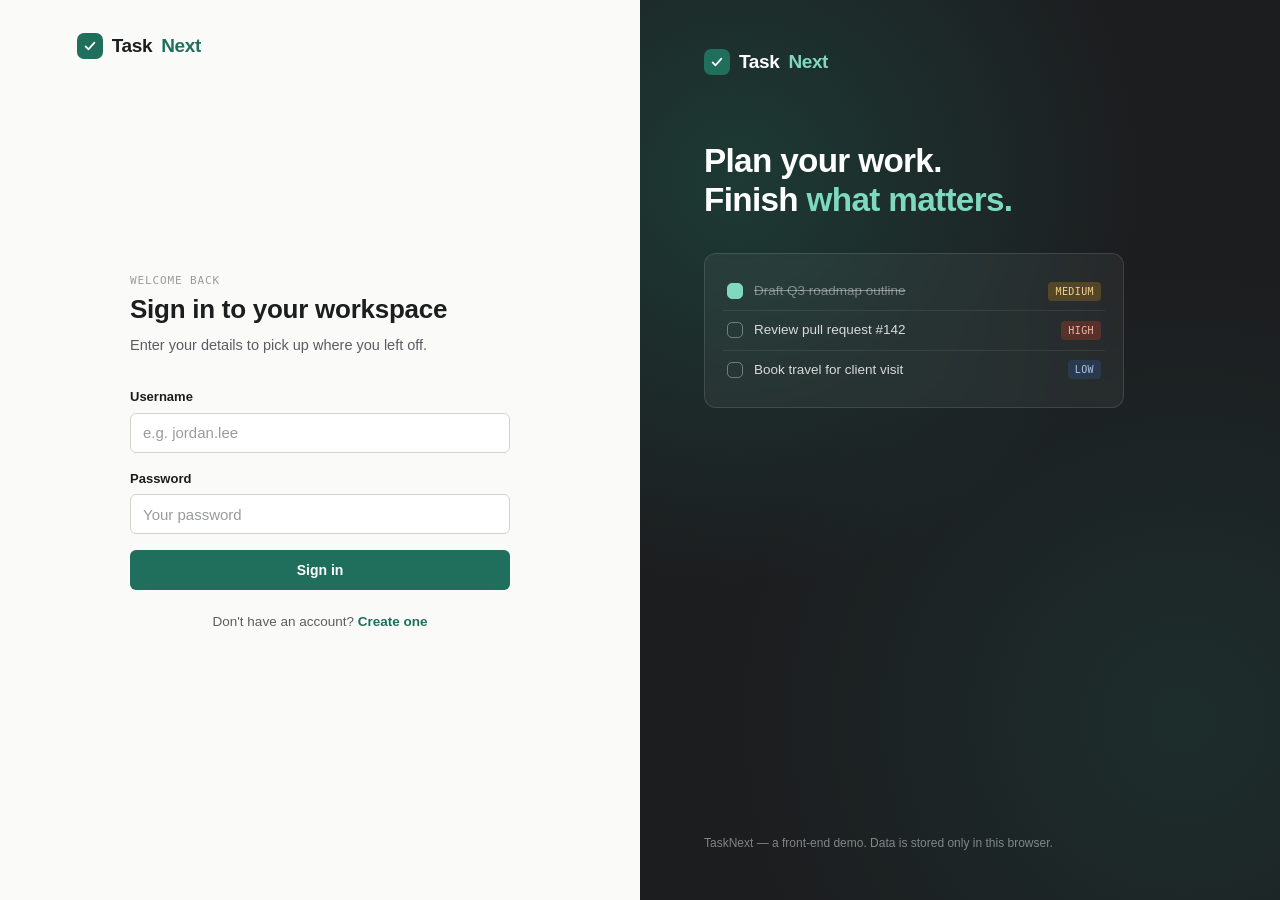
<file: index.html>
<!DOCTYPE html>
<html lang="en">
<head>
<meta charset="UTF-8">
<meta name="viewport" content="width=device-width, initial-scale=1.0">
<title>Sign in · TaskNext</title>
<link rel="stylesheet" href="style.css">
</head>
<body class="auth-page">

  <section class="auth-panel">
    <div class="auth-panel__top">
      <span class="wordmark">
        <span class="wordmark__mark">
          <svg viewBox="0 0 16 16" fill="none"><path d="M3 8.5L6.2 11.8L13 4.2" stroke="#fff" stroke-width="2" stroke-linecap="round" stroke-linejoin="round"/></svg>
        </span>
        Task<span class="wordmark__next">Next</span>
      </span>
    </div>

    <div class="auth-form-wrap">
      <span class="auth-eyebrow">Welcome back</span>
      <h1>Sign in to your workspace</h1>
      <p class="auth-sub">Enter your details to pick up where you left off.</p>

      <form id="login-form" novalidate>
        <div class="field">
          <label for="login-username">Username</label>
          <input type="text" id="login-username" name="username" placeholder="e.g. jordan.lee" autocomplete="username">
          <span class="field-error"></span>
        </div>
        <div class="field">
          <label for="login-password">Password</label>
          <input type="password" id="login-password" name="password" placeholder="Your password" autocomplete="current-password">
          <span class="field-error"></span>
        </div>
        <button type="submit" class="btn btn-primary btn-block">Sign in</button>
      </form>

      <p class="auth-switch">Don't have an account? <a href="register.html">Create one</a></p>
    </div>
  </section>

  <aside class="auth-side">
    <div class="auth-side__content">
      <span class="wordmark">
        <span class="wordmark__mark">
          <svg viewBox="0 0 16 16" fill="none"><path d="M3 8.5L6.2 11.8L13 4.2" stroke="#fff" stroke-width="2" stroke-linecap="round" stroke-linejoin="round"/></svg>
        </span>
        Task<span class="wordmark__next">Next</span>
      </span>
      <h2 class="auth-tagline">Plan your work.<br>Finish <span>what matters.</span></h2>

      <div class="auth-side__mock">
        <div class="auth-side__mock-row">
          <span class="mock-check done"></span>
          <span class="mock-row-done">Draft Q3 roadmap outline</span>
          <span class="mock-badge med">MEDIUM</span>
        </div>
        <div class="auth-side__mock-row">
          <span class="mock-check"></span>
          <span>Review pull request #142</span>
          <span class="mock-badge high">HIGH</span>
        </div>
        <div class="auth-side__mock-row">
          <span class="mock-check"></span>
          <span>Book travel for client visit</span>
          <span class="mock-badge low">LOW</span>
        </div>
      </div>
    </div>
    <p class="auth-foot">TaskNext — a front-end demo. Data is stored only in this browser.</p>
  </aside>

  <script src="utils.js"></script>
  <script src="auth.js"></script>
</body>
</html>
</file>
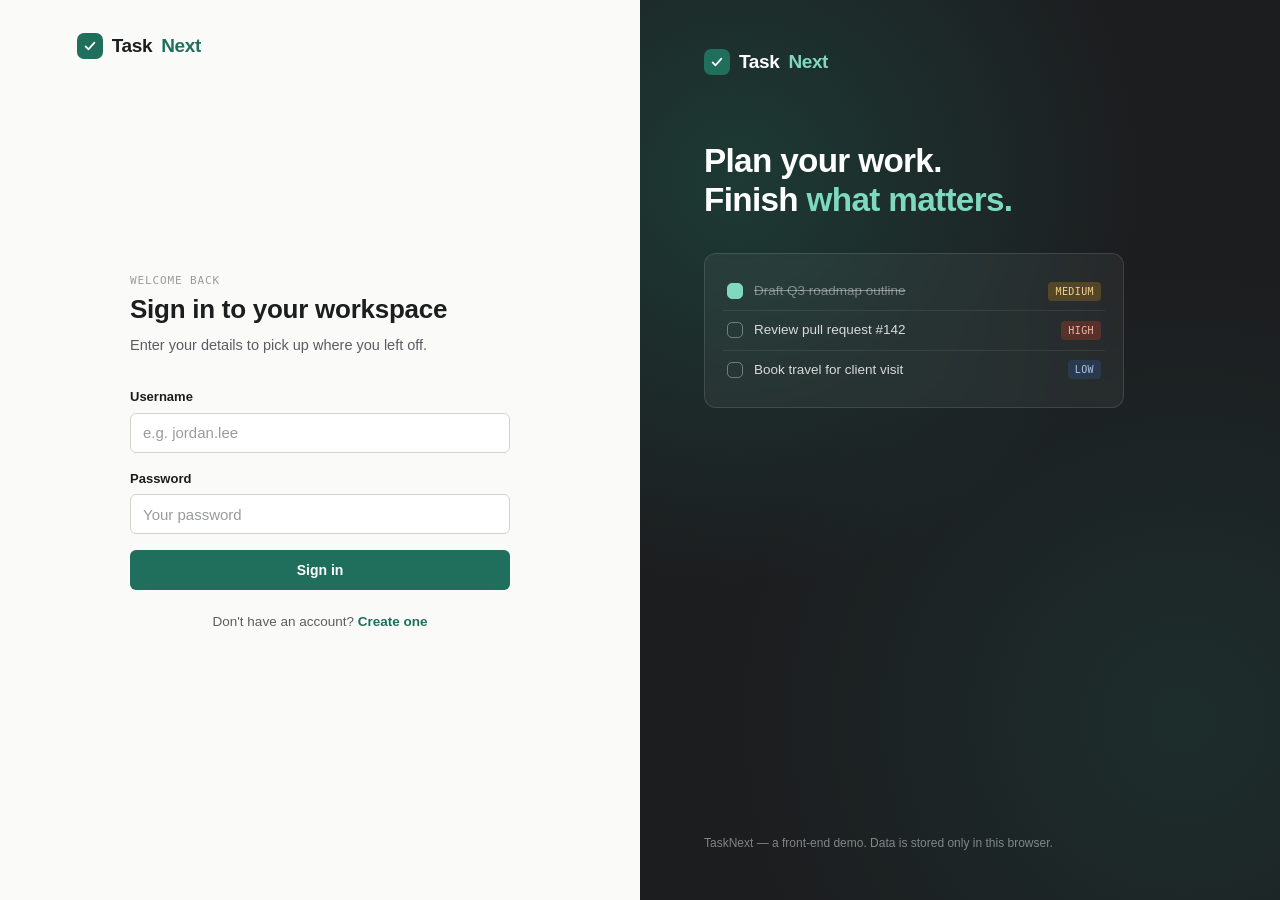
<file: dashboard.html>
<!DOCTYPE html>
<html lang="en">
<head>
<meta charset="UTF-8">
<meta name="viewport" content="width=device-width, initial-scale=1.0">
<title>Dashboard · TaskNext</title>
<link rel="stylesheet" href="style.css">
</head>
<body>

<div class="app-shell">

  <!-- ============ Sidebar ============ -->
  <aside class="app-sidebar">
    <span class="wordmark">
      <span class="wordmark__mark">
        <svg viewBox="0 0 16 16" fill="none"><path d="M3 8.5L6.2 11.8L13 4.2" stroke="#fff" stroke-width="2" stroke-linecap="round" stroke-linejoin="round"/></svg>
      </span>
      Task<span class="wordmark__next">Next</span>
    </span>

    <nav class="nav-group">
      <span class="nav-label">Workspace</span>
      <div class="nav-link" data-view="dashboard">
        <svg viewBox="0 0 20 20" fill="none"><rect x="3" y="3" width="6.5" height="6.5" rx="1.3" stroke="currentColor" stroke-width="1.5"/><rect x="10.5" y="3" width="6.5" height="6.5" rx="1.3" stroke="currentColor" stroke-width="1.5"/><rect x="3" y="10.5" width="6.5" height="6.5" rx="1.3" stroke="currentColor" stroke-width="1.5"/><rect x="10.5" y="10.5" width="6.5" height="6.5" rx="1.3" stroke="currentColor" stroke-width="1.5"/></svg>
        Dashboard
      </div>
      <div class="nav-link" data-view="tasks">
        <svg viewBox="0 0 20 20" fill="none"><path d="M4 6h12M4 10h12M4 14h8" stroke="currentColor" stroke-width="1.6" stroke-linecap="round"/></svg>
        My Tasks
        <span class="nav-count" id="count-tasks">0</span>
      </div>
    </nav>

    <nav class="nav-group">
      <span class="nav-label">Timeline</span>
      <div class="nav-link" data-view="today">
        <svg viewBox="0 0 20 20" fill="none"><circle cx="10" cy="10" r="7" stroke="currentColor" stroke-width="1.5"/><path d="M10 6v4l2.6 2.6" stroke="currentColor" stroke-width="1.5" stroke-linecap="round"/></svg>
        Today
        <span class="nav-count" id="count-today">0</span>
      </div>
      <div class="nav-link" data-view="upcoming">
        <svg viewBox="0 0 20 20" fill="none"><path d="M4 4l12 6-12 6V4z" stroke="currentColor" stroke-width="1.5" stroke-linejoin="round"/></svg>
        Upcoming
        <span class="nav-count" id="count-upcoming">0</span>
      </div>
      <div class="nav-link" data-view="completed">
        <svg viewBox="0 0 20 20" fill="none"><circle cx="10" cy="10" r="7" stroke="currentColor" stroke-width="1.5"/><path d="M6.8 10.2l2.1 2.1 4.3-4.6" stroke="currentColor" stroke-width="1.5" stroke-linecap="round" stroke-linejoin="round"/></svg>
        Completed
        <span class="nav-count" id="count-completed">0</span>
      </div>
    </nav>

    <div class="sidebar-footer">
      <button type="button" class="sidebar-logout" data-logout>
        <svg viewBox="0 0 20 20" fill="none"><path d="M8 4H5.5A1.5 1.5 0 004 5.5v9A1.5 1.5 0 005.5 16H8M13 13l3-3-3-3M16 10H8" stroke="currentColor" stroke-width="1.5" stroke-linecap="round" stroke-linejoin="round"/></svg>
        Log out
      </button>
    </div>
  </aside>
  <div class="sidebar-scrim" data-menu-toggle></div>

  <!-- ============ Header ============ -->
  <header class="app-header">
    <button type="button" class="app-header__menu-btn icon-btn" data-menu-toggle aria-label="Toggle menu">
      <svg viewBox="0 0 20 20" fill="none"><path d="M3 5h14M3 10h14M3 15h14" stroke="currentColor" stroke-width="1.6" stroke-linecap="round"/></svg>
    </button>

    <div class="app-search">
      <svg viewBox="0 0 20 20" fill="none"><circle cx="9" cy="9" r="6" stroke="currentColor" stroke-width="1.6"/><path d="M13.3 13.3L17 17" stroke="currentColor" stroke-width="1.6" stroke-linecap="round"/></svg>
      <input type="text" id="global-search" placeholder="Search tasks by title or description…">
    </div>

    <div class="app-header__right">
      <button type="button" class="btn btn-primary header-add-btn" data-open-add-task>
        <svg viewBox="0 0 16 16" fill="none" width="15" height="15"><path d="M8 3v10M3 8h10" stroke="currentColor" stroke-width="2" stroke-linecap="round"/></svg>
        Add task
      </button>
      <div class="user-chip">
        <span class="user-avatar" data-user-initials>?</span>
        <span class="user-chip__name" data-user-name>—</span>
      </div>
    </div>
  </header>

  <!-- ============ Main ============ -->
  <main class="app-main">

    <!-- ---------- Dashboard view ---------- -->
    <section class="view" id="view-dashboard">
      <div class="view-head">
        <div>
          <span class="view-eyebrow">Overview</span>
          <h1>Welcome back, <span data-user-first>there</span>.</h1>
          <p class="view-sub">Here's where things stand across your workspace.</p>
        </div>
        <button type="button" class="btn btn-primary" data-open-add-task>
          <svg viewBox="0 0 16 16" fill="none" width="15" height="15"><path d="M8 3v10M3 8h10" stroke="currentColor" stroke-width="2" stroke-linecap="round"/></svg>
          Add task
        </button>
      </div>

      <div class="stat-grid">
        <div class="stat-card">
          <div class="stat-card__label"><span class="stat-dot" style="background:#33578C"></span>Total tasks</div>
          <div class="stat-card__value" id="stat-total">0</div>
        </div>
        <div class="stat-card">
          <div class="stat-card__label"><span class="stat-dot" style="background:#1F6F5C"></span>Completed</div>
          <div class="stat-card__value" id="stat-completed">0</div>
        </div>
        <div class="stat-card">
          <div class="stat-card__label"><span class="stat-dot" style="background:#A6791F"></span>Pending</div>
          <div class="stat-card__value" id="stat-pending">0</div>
        </div>
        <div class="stat-card">
          <div class="stat-card__label"><span class="stat-dot" style="background:#B3412A"></span>High priority</div>
          <div class="stat-card__value" id="stat-high">0</div>
        </div>
      </div>

      <div class="panel">
        <div class="panel-head">
          <h2>Today's tasks</h2>
          <span class="view-sub" data-goto="today" style="cursor:pointer;">View all →</span>
        </div>
        <div class="panel-body">
          <div class="task-list" id="dashboard-today-list"></div>
        </div>
      </div>
    </section>

    <!-- ---------- My Tasks view ---------- -->
    <section class="view" id="view-tasks">
      <div class="view-head">
        <div>
          <span class="view-eyebrow">Workspace</span>
          <h1>My Tasks</h1>
          <p class="view-sub">Every task you've created, in one place.</p>
        </div>
        <button type="button" class="btn btn-primary" data-open-add-task>
          <svg viewBox="0 0 16 16" fill="none" width="15" height="15"><path d="M8 3v10M3 8h10" stroke="currentColor" stroke-width="2" stroke-linecap="round"/></svg>
          Add task
        </button>
      </div>

      <div class="toolbar">
        <div class="chip-row">
          <button type="button" class="chip active" data-filter="all">All</button>
          <button type="button" class="chip" data-filter="pending">Pending</button>
          <button type="button" class="chip" data-filter="completed">Completed</button>
          <button type="button" class="chip" data-filter="high">High priority</button>
          <button type="button" class="chip" data-filter="medium">Medium priority</button>
          <button type="button" class="chip" data-filter="low">Low priority</button>
          <button type="button" class="chip" data-filter="today">Due today</button>
        </div>
        <div class="select-wrap">
          <label for="sort-tasks">Sort</label>
          <select id="sort-tasks" class="sort-select">
            <option value="newest">Newest</option>
            <option value="oldest">Oldest</option>
            <option value="due">Due date</option>
            <option value="priority">Priority</option>
          </select>
        </div>
      </div>

      <div class="task-list" id="tasks-list"></div>
    </section>

    <!-- ---------- Today view ---------- -->
    <section class="view" id="view-today">
      <div class="view-head">
        <div>
          <span class="view-eyebrow">Timeline</span>
          <h1>Today</h1>
          <p class="view-sub">Tasks due today.</p>
        </div>
        <button type="button" class="btn btn-primary" data-open-add-task>
          <svg viewBox="0 0 16 16" fill="none" width="15" height="15"><path d="M8 3v10M3 8h10" stroke="currentColor" stroke-width="2" stroke-linecap="round"/></svg>
          Add task
        </button>
      </div>
      <div class="toolbar">
        <div class="select-wrap" style="margin-left:0;">
          <label for="sort-today">Sort</label>
          <select id="sort-today" class="sort-select">
            <option value="newest">Newest</option>
            <option value="oldest">Oldest</option>
            <option value="due">Due date</option>
            <option value="priority">Priority</option>
          </select>
        </div>
      </div>
      <div class="task-list" id="today-list"></div>
    </section>

    <!-- ---------- Upcoming view ---------- -->
    <section class="view" id="view-upcoming">
      <div class="view-head">
        <div>
          <span class="view-eyebrow">Timeline</span>
          <h1>Upcoming</h1>
          <p class="view-sub">Tasks with a due date after today.</p>
        </div>
        <button type="button" class="btn btn-primary" data-open-add-task>
          <svg viewBox="0 0 16 16" fill="none" width="15" height="15"><path d="M8 3v10M3 8h10" stroke="currentColor" stroke-width="2" stroke-linecap="round"/></svg>
          Add task
        </button>
      </div>
      <div class="toolbar">
        <div class="select-wrap" style="margin-left:0;">
          <label for="sort-upcoming">Sort</label>
          <select id="sort-upcoming" class="sort-select">
            <option value="newest">Newest</option>
            <option value="oldest">Oldest</option>
            <option value="due">Due date</option>
            <option value="priority">Priority</option>
          </select>
        </div>
      </div>
      <div class="task-list" id="upcoming-list"></div>
    </section>

    <!-- ---------- Completed view ---------- -->
    <section class="view" id="view-completed">
      <div class="view-head">
        <div>
          <span class="view-eyebrow">Timeline</span>
          <h1>Completed</h1>
          <p class="view-sub">Tasks you've already finished.</p>
        </div>
      </div>
      <div class="toolbar">
        <div class="select-wrap" style="margin-left:0;">
          <label for="sort-completed">Sort</label>
          <select id="sort-completed" class="sort-select">
            <option value="newest">Newest</option>
            <option value="oldest">Oldest</option>
            <option value="due">Due date</option>
            <option value="priority">Priority</option>
          </select>
        </div>
      </div>
      <div class="task-list" id="completed-list"></div>
    </section>

  </main>
</div>

<!-- ============ Add / Edit Task Modal ============ -->
<div class="modal-overlay" id="task-modal">
  <div class="modal" role="dialog" aria-modal="true" aria-labelledby="task-modal-title">
    <div class="modal-head">
      <h2 id="task-modal-title">Add task</h2>
      <button type="button" class="modal-close" data-close-modal aria-label="Close">
        <svg viewBox="0 0 16 16" fill="none"><path d="M4 4l8 8M12 4l-8 8" stroke="currentColor" stroke-width="1.6" stroke-linecap="round"/></svg>
      </button>
    </div>
    <form id="task-form" novalidate>
      <div class="modal-body">
        <div class="field">
          <label for="task-title-input">Task title</label>
          <input type="text" id="task-title-input" name="title" placeholder="e.g. Prepare client presentation" maxlength="120">
          <span class="field-error"></span>
        </div>
        <div class="field">
          <label for="task-desc-input">Description</label>
          <textarea id="task-desc-input" name="description" placeholder="Add a short note about this task (optional)" maxlength="400"></textarea>
        </div>
        <div class="field-row">
          <div class="field">
            <label for="task-due-input">Due date</label>
            <input type="date" id="task-due-input" name="dueDate">
          </div>
          <div class="field">
            <label>Priority</label>
            <input type="hidden" name="priority" value="medium">
            <div class="priority-picker">
              <div class="priority-opt" data-p="low">Low</div>
              <div class="priority-opt active" data-p="medium">Medium</div>
              <div class="priority-opt" data-p="high">High</div>
            </div>
          </div>
        </div>
      </div>
      <div class="modal-foot">
        <button type="button" class="btn btn-secondary" data-close-modal>Cancel</button>
        <button type="submit" class="btn btn-primary" id="task-save-btn">Save task</button>
      </div>
    </form>
  </div>
</div>

<!-- ============ Delete Confirmation Modal ============ -->
<div class="modal-overlay confirm-modal" id="confirm-modal">
  <div class="modal" role="dialog" aria-modal="true" aria-labelledby="confirm-modal-title">
    <div class="modal-body" style="padding-top:22px;">
      <div class="confirm-icon">
        <svg viewBox="0 0 20 20" fill="none"><path d="M4 6h12M8 6V4.5A1.5 1.5 0 019.5 3h1A1.5 1.5 0 0112 4.5V6m-6 0v9a1.5 1.5 0 001.5 1.5h5A1.5 1.5 0 0014 15V6" stroke="currentColor" stroke-width="1.6" stroke-linecap="round" stroke-linejoin="round"/></svg>
      </div>
      <h2 id="confirm-modal-title" style="font-size:16.5px;margin-bottom:6px;">Delete this task?</h2>
      <p style="color:var(--ink-soft);font-size:13.8px;">This will permanently remove <span id="confirm-task-name">this task</span>. This can't be undone.</p>
    </div>
    <div class="modal-foot">
      <button type="button" class="btn btn-secondary" data-close-confirm>Cancel</button>
      <button type="button" class="btn btn-danger-outline" id="confirm-delete-btn">Delete task</button>
    </div>
  </div>
</div>

<script src="utils.js"></script>
<script src="auth.js"></script>
<script src="script.js"></script>
</body>
</html>
</file>
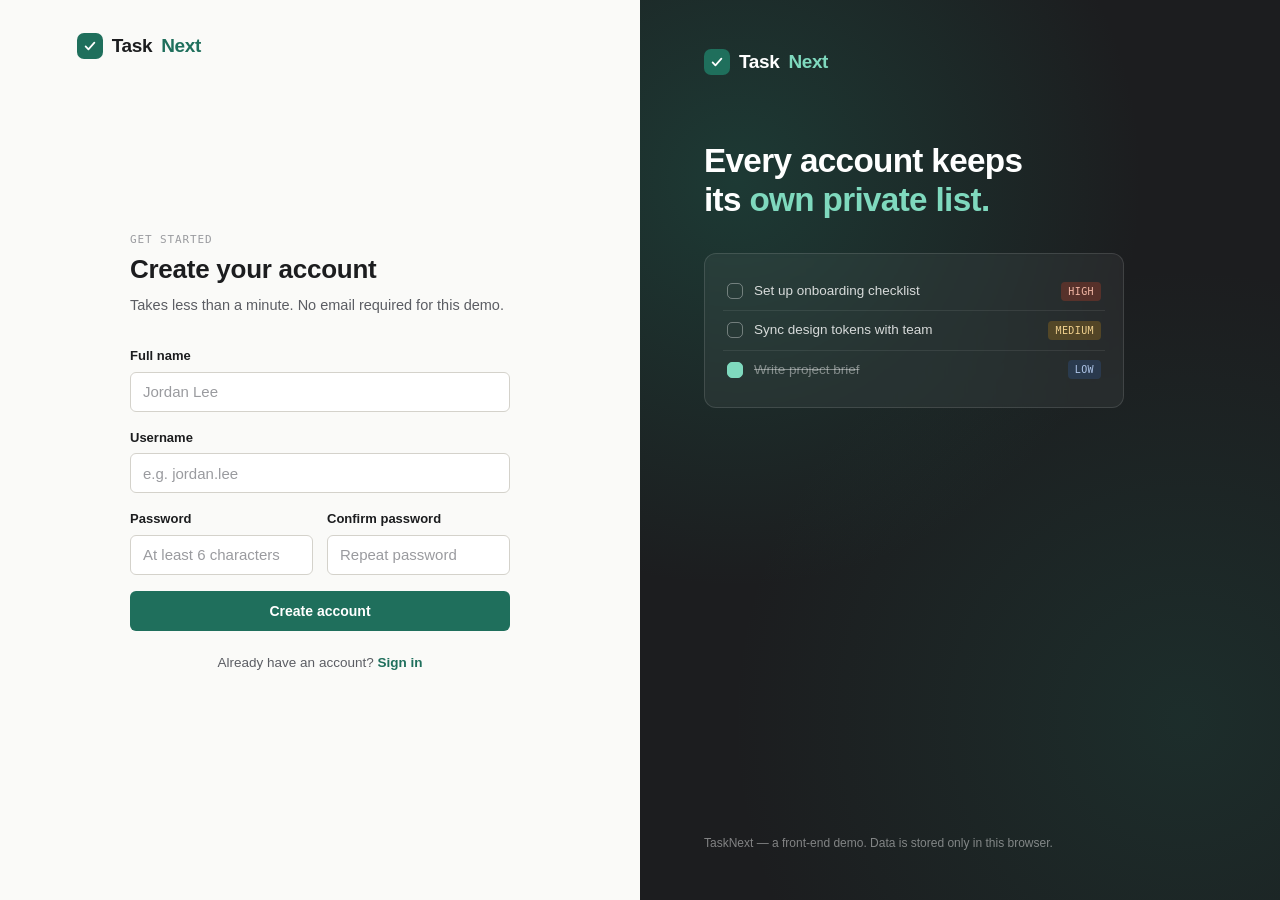
<file: register.html>
<!DOCTYPE html>
<html lang="en">
<head>
<meta charset="UTF-8">
<meta name="viewport" content="width=device-width, initial-scale=1.0">
<title>Create account · TaskNext</title>
<link rel="stylesheet" href="style.css">
</head>
<body class="auth-page">

  <section class="auth-panel">
    <div class="auth-panel__top">
      <span class="wordmark">
        <span class="wordmark__mark">
          <svg viewBox="0 0 16 16" fill="none"><path d="M3 8.5L6.2 11.8L13 4.2" stroke="#fff" stroke-width="2" stroke-linecap="round" stroke-linejoin="round"/></svg>
        </span>
        Task<span class="wordmark__next">Next</span>
      </span>
    </div>

    <div class="auth-form-wrap">
      <span class="auth-eyebrow">Get started</span>
      <h1>Create your account</h1>
      <p class="auth-sub">Takes less than a minute. No email required for this demo.</p>

      <form id="register-form" novalidate>
        <div class="field">
          <label for="reg-fullname">Full name</label>
          <input type="text" id="reg-fullname" name="fullName" placeholder="Jordan Lee" autocomplete="name">
          <span class="field-error"></span>
        </div>
        <div class="field">
          <label for="reg-username">Username</label>
          <input type="text" id="reg-username" name="username" placeholder="e.g. jordan.lee" autocomplete="username">
          <span class="field-error"></span>
        </div>
        <div class="field-row">
          <div class="field">
            <label for="reg-password">Password</label>
            <input type="password" id="reg-password" name="password" placeholder="At least 6 characters" autocomplete="new-password">
            <span class="field-error"></span>
          </div>
          <div class="field">
            <label for="reg-confirm">Confirm password</label>
            <input type="password" id="reg-confirm" name="confirmPassword" placeholder="Repeat password" autocomplete="new-password">
            <span class="field-error"></span>
          </div>
        </div>
        <button type="submit" class="btn btn-primary btn-block">Create account</button>
      </form>

      <p class="auth-switch">Already have an account? <a href="index.html">Sign in</a></p>
    </div>
  </section>

  <aside class="auth-side">
    <div class="auth-side__content">
      <span class="wordmark">
        <span class="wordmark__mark">
          <svg viewBox="0 0 16 16" fill="none"><path d="M3 8.5L6.2 11.8L13 4.2" stroke="#fff" stroke-width="2" stroke-linecap="round" stroke-linejoin="round"/></svg>
        </span>
        Task<span class="wordmark__next">Next</span>
      </span>
      <h2 class="auth-tagline">Every account keeps<br>its <span>own private list.</span></h2>

      <div class="auth-side__mock">
        <div class="auth-side__mock-row">
          <span class="mock-check"></span>
          <span>Set up onboarding checklist</span>
          <span class="mock-badge high">HIGH</span>
        </div>
        <div class="auth-side__mock-row">
          <span class="mock-check"></span>
          <span>Sync design tokens with team</span>
          <span class="mock-badge med">MEDIUM</span>
        </div>
        <div class="auth-side__mock-row">
          <span class="mock-check done"></span>
          <span class="mock-row-done">Write project brief</span>
          <span class="mock-badge low">LOW</span>
        </div>
      </div>
    </div>
    <p class="auth-foot">TaskNext — a front-end demo. Data is stored only in this browser.</p>
  </aside>

  <script src="utils.js"></script>
  <script src="auth.js"></script>
</body>
</html>
</file>
<file: style.css>
/* ============================================================
   TaskNext — Design System
   Plan your work. Finish what matters.
   ============================================================ */

/* Font stack intentionally uses no external @import. A remote
   webfont request is a real failure point — it 403s/hangs in any
   offline, sandboxed, or restrictive-network environment (exactly
   the kind this app gets demoed in) and shows up as a console
   error every time. The native UI stack below renders essentially
   identically to Inter on every platform without that risk. */
:root{
  /* --- Color tokens --- */
  --bg:            #FAFAF8;
  --bg-inset:      #F2F1ED;
  --surface:       #FFFFFF;
  --ink:           #1C1D1F;
  --ink-soft:      #5B5D63;
  --ink-faint:     #9A9B9F;
  --border:        #E5E3DE;
  --border-strong: #D4D2CB;

  --accent:        #1F6F5C;
  --accent-dark:   #154E41;
  --accent-soft:   #E4EFEC;
  --accent-ring:   rgba(31,111,92,0.22);

  --danger:        #B3412A;
  --danger-soft:   #F7E9E5;
  --success:       #1F6F5C;

  --p-high:        #B3412A;
  --p-high-soft:   #F7E9E5;
  --p-medium:      #A6791F;
  --p-medium-soft: #F6EFDE;
  --p-low:         #33578C;
  --p-low-soft:    #E7EDF6;

  /* --- Type --- */
  --font-ui:   -apple-system, BlinkMacSystemFont, 'Segoe UI', 'Inter', Roboto, Helvetica, Arial, sans-serif;
  --font-mono: ui-monospace, SFMono-Regular, 'SF Mono', Menlo, Consolas, monospace;

  /* --- Elevation --- */
  --shadow-sm: 0 1px 2px rgba(28,29,31,0.04), 0 1px 1px rgba(28,29,31,0.03);
  --shadow-md: 0 4px 12px rgba(28,29,31,0.07), 0 1px 3px rgba(28,29,31,0.05);
  --shadow-lg: 0 12px 32px rgba(28,29,31,0.12), 0 2px 6px rgba(28,29,31,0.05);

  /* --- Radius --- */
  --r-sm: 6px;
  --r-md: 8px;
  --r-lg: 12px;

  --sidebar-w: 232px;
}

*, *::before, *::after{ box-sizing: border-box; }
html{ -webkit-text-size-adjust:100%; }
html,body{ height:100%; }
body{
  margin:0;
  font-family: var(--font-ui);
  background: var(--bg);
  color: var(--ink);
  font-size: 15px;
  line-height:1.5;
  -webkit-font-smoothing: antialiased;
}
h1,h2,h3,h4{ margin:0; font-weight:700; letter-spacing:-0.01em; }
p{ margin:0; }
a{ color:inherit; text-decoration:none; }
button{ font-family:inherit; }
ul{ margin:0; padding:0; list-style:none; }
input,textarea,select{ font-family:inherit; font-size:inherit; color:inherit; }

::selection{ background: var(--accent-soft); color: var(--accent-dark); }

:focus-visible{
  outline: 2px solid var(--accent);
  outline-offset: 2px;
  border-radius: 4px;
}

@media (prefers-reduced-motion: reduce){
  *{ animation-duration:0.01ms !important; animation-iteration-count:1 !important; transition-duration:0.01ms !important; }
}

/* ============================================================
   Wordmark / Logo (signature element foundation)
   ============================================================ */
.wordmark{
  display:inline-flex;
  align-items:center;
  gap:9px;
  font-weight:800;
  font-size:19px;
  letter-spacing:-0.02em;
  color: var(--ink);
  white-space:nowrap;
}
.wordmark__mark{
  width:26px;
  height:26px;
  border-radius:7px;
  background: var(--accent);
  display:flex;
  align-items:center;
  justify-content:center;
  flex-shrink:0;
}
.wordmark__mark svg{ width:14px; height:14px; }
.wordmark__next{ color: var(--accent); }

/* ============================================================
   Auth pages (Login / Register)
   ============================================================ */
.auth-page{
  min-height:100vh;
  display:grid;
  grid-template-columns: 1fr 1fr;
  background: var(--bg);
}
.auth-panel{
  display:flex;
  flex-direction:column;
  justify-content:center;
  padding: 48px clamp(28px, 6vw, 88px);
}
.auth-panel__top{ position:absolute; top:32px; left:clamp(28px,6vw,88px); }
.auth-panel{ position:relative; }

.auth-form-wrap{ width:100%; max-width:380px; margin:0 auto; }
.auth-eyebrow{
  font-family: var(--font-mono);
  font-size:11px;
  font-weight:500;
  letter-spacing:0.08em;
  text-transform:uppercase;
  color: var(--ink-faint);
  margin-bottom:10px;
}
.auth-form-wrap h1{ font-size:26px; margin-bottom:6px; }
.auth-sub{ color: var(--ink-soft); font-size:14.5px; margin-bottom:30px; }

.field{ margin-bottom:16px; }
.field label{
  display:block;
  font-size:13px;
  font-weight:600;
  margin-bottom:6px;
  color: var(--ink);
}
.field input{
  width:100%;
  padding:10.5px 12px;
  border:1px solid var(--border-strong);
  border-radius: var(--r-sm);
  background: var(--surface);
  transition: border-color .15s ease, box-shadow .15s ease;
}
.field input::placeholder{ color: var(--ink-faint); }
.field input:focus{
  outline:none;
  border-color: var(--accent);
  box-shadow: 0 0 0 3px var(--accent-ring);
}
.field input.is-error{ border-color: var(--danger); }
.field-error{
  font-size:12.5px;
  color: var(--danger);
  margin-top:5px;
  display:none;
}
.field-error.show{ display:block; }

.btn{
  display:inline-flex;
  align-items:center;
  justify-content:center;
  gap:8px;
  font-weight:600;
  font-size:14px;
  border-radius: var(--r-sm);
  border:1px solid transparent;
  cursor:pointer;
  transition: background .15s ease, border-color .15s ease, color .15s ease, transform .05s ease;
  white-space:nowrap;
}
.btn:active{ transform: translateY(1px); }
.btn-primary{
  background: var(--accent);
  color:#fff;
  padding:11px 18px;
}
.btn-primary:hover{ background: var(--accent-dark); }
.btn-block{ width:100%; }
.btn-secondary{
  background: var(--surface);
  border-color: var(--border-strong);
  color: var(--ink);
  padding:10px 16px;
}
.btn-secondary:hover{ background: var(--bg-inset); }
.btn-ghost{
  background:transparent;
  color: var(--ink-soft);
  padding:9px 14px;
}
.btn-ghost:hover{ background: var(--bg-inset); color:var(--ink); }
.btn-danger-outline{
  background: var(--surface);
  border-color: var(--danger);
  color: var(--danger);
  padding:10px 16px;
}
.btn-danger-outline:hover{ background: var(--danger-soft); }
.btn-sm{ padding:6px 11px; font-size:12.5px; }
.btn[disabled]{ opacity:.55; cursor:not-allowed; }

.auth-switch{
  margin-top:22px;
  font-size:13.5px;
  color: var(--ink-soft);
  text-align:center;
}
.auth-switch a{ color: var(--accent); font-weight:600; }
.auth-switch a:hover{ text-decoration:underline; }

.auth-side{
  background: var(--ink);
  color:#fff;
  display:flex;
  flex-direction:column;
  justify-content:space-between;
  padding: 48px clamp(28px,5vw,64px);
  position:relative;
  overflow:hidden;
}
.auth-side::before{
  content:"";
  position:absolute;
  inset:0;
  background:
    radial-gradient(circle at 15% 20%, rgba(31,111,92,0.35), transparent 45%),
    radial-gradient(circle at 85% 80%, rgba(31,111,92,0.20), transparent 50%);
}
.auth-side__content{ position:relative; z-index:1; }
.auth-side .wordmark{ color:#fff; }
.auth-side .wordmark__next{ color:#7FD9BE; }
.auth-tagline{
  font-size: clamp(26px, 2.6vw, 34px);
  font-weight:800;
  letter-spacing:-0.02em;
  line-height:1.18;
  margin-top:64px;
  max-width:420px;
}
.auth-tagline span{ color:#7FD9BE; }
.auth-side__mock{
  position:relative;
  z-index:1;
  background:rgba(255,255,255,0.05);
  border:1px solid rgba(255,255,255,0.12);
  border-radius: var(--r-lg);
  padding:18px;
  margin-top:34px;
  max-width:420px;
  backdrop-filter: blur(2px);
}
.auth-side__mock-row{
  display:flex;
  align-items:center;
  gap:11px;
  padding:9px 4px;
  border-bottom:1px solid rgba(255,255,255,0.08);
  font-size:13.5px;
  color:rgba(255,255,255,0.82);
}
.auth-side__mock-row:last-child{ border-bottom:none; }
.mock-check{
  width:16px; height:16px; border-radius:5px;
  border:1.5px solid rgba(255,255,255,0.35);
  flex-shrink:0;
}
.mock-check.done{ background:#7FD9BE; border-color:#7FD9BE; }
.mock-row-done{ text-decoration:line-through; color:rgba(255,255,255,0.42); }
.mock-badge{
  margin-left:auto;
  font-family: var(--font-mono);
  font-size:10px;
  padding:2px 7px;
  border-radius:4px;
  letter-spacing:.04em;
}
.mock-badge.high{ background:rgba(179,65,42,0.35); color:#F3B8A6; }
.mock-badge.med{ background:rgba(166,121,31,0.35); color:#F0D08E; }
.mock-badge.low{ background:rgba(51,87,140,0.35); color:#AEC4E8; }

.auth-foot{
  position:relative; z-index:1;
  font-size:12px;
  color:rgba(255,255,255,0.45);
}

@media (max-width: 880px){
  .auth-page{ grid-template-columns: 1fr; }
  .auth-side{ display:none; }
  .auth-panel__top{ position:static; margin-bottom:36px; }
  .auth-panel{ padding: 28px 22px; }
}

/* ============================================================
   App Shell (Dashboard)
   ============================================================ */
.app-shell{
  display:grid;
  grid-template-columns: var(--sidebar-w) 1fr;
  grid-template-rows: 60px 1fr;
  grid-template-areas:
    "sidebar header"
    "sidebar main";
  min-height:100vh;
}

.app-header{
  grid-area: header;
  display:flex;
  align-items:center;
  gap:18px;
  padding: 0 24px;
  background: var(--surface);
  border-bottom:1px solid var(--border);
  position:sticky;
  top:0;
  z-index:20;
}
.app-header__menu-btn{
  display:none;
  background:none; border:none; cursor:pointer;
  padding:6px; color:var(--ink);
}
.app-search{
  flex:1;
  max-width:420px;
  position:relative;
}
.app-search svg{
  position:absolute; left:11px; top:50%; transform:translateY(-50%);
  width:15px; height:15px; color:var(--ink-faint); pointer-events:none;
}
.app-search input{
  width:100%;
  padding:8.5px 12px 8.5px 34px;
  border:1px solid var(--border);
  background: var(--bg-inset);
  border-radius: var(--r-sm);
  transition: border-color .15s ease, background .15s ease;
}
.app-search input:focus{
  outline:none;
  background:var(--surface);
  border-color: var(--accent);
  box-shadow: 0 0 0 3px var(--accent-ring);
}
.app-header__right{
  margin-left:auto;
  display:flex;
  align-items:center;
  gap:14px;
}
.header-add-btn{ display:flex; }
.user-chip{
  display:flex;
  align-items:center;
  gap:9px;
  padding:5px 10px 5px 5px;
  border-radius: 999px;
  border:1px solid var(--border);
  background:var(--surface);
  cursor:default;
}
.user-avatar{
  width:26px; height:26px; border-radius:50%;
  background: var(--accent-soft);
  color: var(--accent-dark);
  display:flex; align-items:center; justify-content:center;
  font-size:11.5px; font-weight:700;
  flex-shrink:0;
}
.user-chip__name{ font-size:13px; font-weight:600; max-width:110px; overflow:hidden; text-overflow:ellipsis; white-space:nowrap; }
.icon-btn{
  width:34px; height:34px;
  display:flex; align-items:center; justify-content:center;
  border-radius: var(--r-sm);
  border:1px solid var(--border);
  background:var(--surface);
  color: var(--ink-soft);
  cursor:pointer;
  transition: background .15s ease, color .15s ease, border-color .15s ease;
}
.icon-btn:hover{ background: var(--bg-inset); color:var(--ink); }
.icon-btn svg{ width:16px; height:16px; }

/* Sidebar */
.app-sidebar{
  grid-area: sidebar;
  background: var(--surface);
  border-right:1px solid var(--border);
  padding: 18px 14px;
  display:flex;
  flex-direction:column;
  position:sticky;
  top:0;
  height:100vh;
  z-index:30;
}
.app-sidebar .wordmark{ padding: 4px 8px 22px; }
.nav-group{ margin-bottom:6px; }
.nav-label{
  font-family: var(--font-mono);
  font-size:10.5px;
  letter-spacing:.08em;
  text-transform:uppercase;
  color: var(--ink-faint);
  padding: 14px 10px 8px;
}
.nav-link{
  display:flex;
  align-items:center;
  gap:11px;
  padding:9px 10px;
  border-radius: var(--r-sm);
  font-size:13.8px;
  font-weight:500;
  color: var(--ink-soft);
  cursor:pointer;
  margin-bottom:1px;
  transition: background .12s ease, color .12s ease;
  position:relative;
}
.nav-link svg{ width:17px; height:17px; flex-shrink:0; opacity:.85; }
.nav-link:hover{ background: var(--bg-inset); color:var(--ink); }
.nav-link.active{ background: var(--accent-soft); color: var(--accent-dark); font-weight:600; }
.nav-link.active svg{ opacity:1; }
.nav-count{
  margin-left:auto;
  font-size:11px;
  font-weight:600;
  color: var(--ink-faint);
  background: var(--bg-inset);
  padding:1px 7px;
  border-radius:999px;
}
.nav-link.active .nav-count{ background:#fff; color:var(--accent-dark); }

.sidebar-footer{
  margin-top:auto;
  border-top:1px solid var(--border);
  padding-top:12px;
}
.sidebar-logout{
  display:flex; align-items:center; gap:10px;
  width:100%;
  padding:9px 10px;
  border-radius: var(--r-sm);
  background:none; border:none;
  color: var(--ink-soft);
  font-size:13.5px; font-weight:500;
  cursor:pointer;
}
.sidebar-logout:hover{ background: var(--danger-soft); color: var(--danger); }
.sidebar-logout svg{ width:16px; height:16px; }

.sidebar-scrim{ display:none; }

@media (max-width: 900px){
  .app-shell{ grid-template-columns: 1fr; grid-template-areas: "header" "main"; }
  .app-sidebar{
    position:fixed;
    left:0; top:0; bottom:0;
    width: 250px;
    transform: translateX(-100%);
    transition: transform .22s ease;
    box-shadow: var(--shadow-lg);
  }
  .app-sidebar.open{ transform:translateX(0); }
  .app-header__menu-btn{ display:flex; }
  .sidebar-scrim{
    display:none;
    position:fixed; inset:0; background:rgba(20,20,20,0.35); z-index:29;
  }
  .sidebar-scrim.open{ display:block; }
  .app-search{ max-width: none; }
  .user-chip__name{ display:none; }
}

/* Main content */
.app-main{
  grid-area: main;
  padding: 26px clamp(18px, 3vw, 34px) 60px;
  max-width:1180px;
  width:100%;
  margin:0 auto;
}
.view{ display:none; animation: viewIn .18s ease; }
.view.active{ display:block; }
@keyframes viewIn{ from{ opacity:0; transform: translateY(4px);} to{ opacity:1; transform:none;} }

.view-head{
  display:flex;
  align-items:flex-end;
  justify-content:space-between;
  gap:16px;
  margin-bottom:22px;
  flex-wrap:wrap;
}
.view-head h1{ font-size:23px; }
.view-eyebrow{
  font-family: var(--font-mono);
  font-size:11px;
  letter-spacing:.08em;
  text-transform:uppercase;
  color: var(--accent);
  margin-bottom:6px;
  display:block;
}
.view-sub{ color: var(--ink-soft); font-size:13.8px; margin-top:4px; }

/* Stat cards */
.stat-grid{
  display:grid;
  grid-template-columns: repeat(4, 1fr);
  gap:14px;
  margin-bottom:26px;
}
.stat-card{
  background: var(--surface);
  border:1px solid var(--border);
  border-radius: var(--r-lg);
  padding:16px 18px;
}
.stat-card__label{
  font-size:12px;
  color: var(--ink-soft);
  font-weight:600;
  display:flex;
  align-items:center;
  gap:7px;
  margin-bottom:10px;
}
.stat-dot{ width:7px; height:7px; border-radius:50%; }
.stat-card__value{ font-size:28px; font-weight:800; letter-spacing:-0.02em; }
@media (max-width:760px){ .stat-grid{ grid-template-columns: repeat(2,1fr); } }

/* Section card (Today's tasks on dashboard, etc) */
.panel{
  background: var(--surface);
  border:1px solid var(--border);
  border-radius: var(--r-lg);
}
.panel-head{
  display:flex; align-items:center; justify-content:space-between;
  padding:16px 18px;
  border-bottom:1px solid var(--border);
}
.panel-head h2{ font-size:15px; }
.panel-body{ padding: 6px 18px 12px; }

/* Toolbar (filters/search/sort for task list views) */
.toolbar{
  display:flex;
  flex-wrap:wrap;
  gap:10px;
  align-items:center;
  margin-bottom:16px;
}
.chip-row{ display:flex; flex-wrap:wrap; gap:7px; }
.chip{
  padding:6.5px 13px;
  border-radius:999px;
  border:1px solid var(--border);
  background: var(--surface);
  font-size:12.8px;
  font-weight:600;
  color: var(--ink-soft);
  cursor:pointer;
  transition: all .12s ease;
}
.chip:hover{ border-color: var(--border-strong); color:var(--ink); }
.chip.active{ background: var(--ink); border-color: var(--ink); color:#fff; }
.select-wrap{ margin-left:auto; display:flex; align-items:center; gap:8px; }
.select-wrap label{ font-size:12.5px; color:var(--ink-soft); font-weight:600; }
.select-wrap select{
  padding:7px 10px;
  border-radius: var(--r-sm);
  border:1px solid var(--border-strong);
  background:var(--surface);
  font-size:12.8px;
  font-weight:600;
}

/* Task list & cards */
.task-list{ display:flex; flex-direction:column; gap:9px; }
.task-card{
  display:flex;
  align-items:flex-start;
  gap:13px;
  padding:14px 16px;
  background: var(--surface);
  border:1px solid var(--border);
  border-radius: var(--r-md);
  transition: border-color .15s ease, box-shadow .15s ease;
}
.task-card:hover{ border-color: var(--border-strong); box-shadow: var(--shadow-sm); }
.task-card.completed{ background: var(--bg-inset); }
.task-card.completed .task-title{ color: var(--ink-faint); text-decoration:line-through; }
.task-card.completed .task-desc{ color: var(--ink-faint); }
.task-card.overdue .task-due{ color: var(--danger); font-weight:700; }

/* signature checkbox: animated checkmark draw */
.task-check{
  width:20px; height:20px;
  border-radius:6px;
  border:1.6px solid var(--border-strong);
  background:var(--surface);
  flex-shrink:0;
  cursor:pointer;
  display:flex; align-items:center; justify-content:center;
  margin-top:1px;
  transition: border-color .15s ease, background .15s ease;
}
.task-check:hover{ border-color: var(--accent); }
.task-check svg{ width:12px; height:12px; }
.task-check svg path{
  fill:none;
  stroke:#fff;
  stroke-width:3;
  stroke-linecap:round;
  stroke-linejoin:round;
  stroke-dasharray:20;
  stroke-dashoffset:20;
  transition: stroke-dashoffset .28s ease;
}
.task-check.checked{ background: var(--accent); border-color: var(--accent); }
.task-check.checked svg path{ stroke-dashoffset:0; }

.task-body{ flex:1; min-width:0; }
.task-top-row{ display:flex; align-items:flex-start; gap:10px; }
.task-title{ font-size:14.5px; font-weight:600; line-height:1.4; }
.task-desc{
  font-size:13px; color: var(--ink-soft); margin-top:3px;
  overflow:hidden; text-overflow:ellipsis; white-space:nowrap;
}
.task-meta{
  display:flex; align-items:center; gap:10px; flex-wrap:wrap;
  margin-top:9px;
}
.task-due{
  font-size:12px; color: var(--ink-soft); display:flex; align-items:center; gap:5px;
  font-family: var(--font-mono);
}
.task-due svg{ width:12px; height:12px; }
.badge{
  font-size:11px; font-weight:700; letter-spacing:.02em;
  padding:2.5px 8px; border-radius:5px;
  font-family: var(--font-mono);
  text-transform: capitalize;
}
.badge.high{ background: var(--p-high-soft); color: var(--p-high); }
.badge.medium{ background: var(--p-medium-soft); color: var(--p-medium); }
.badge.low{ background: var(--p-low-soft); color: var(--p-low); }

.task-actions{ display:flex; gap:6px; margin-left:auto; flex-shrink:0; }
.task-actions button{
  width:30px; height:30px;
  display:flex; align-items:center; justify-content:center;
  border-radius: var(--r-sm);
  border:1px solid transparent;
  background:transparent;
  color: var(--ink-faint);
  cursor:pointer;
  transition: background .12s ease, color .12s ease;
}
.task-actions button svg{ width:15px; height:15px; }
.task-actions .edit-btn:hover{ background: var(--accent-soft); color: var(--accent-dark); }
.task-actions .del-btn:hover{ background: var(--danger-soft); color: var(--danger); }

@media (max-width:640px){
  .task-top-row{ flex-direction:column; }
  .task-actions{ margin-left:0; margin-top:8px; }
}

/* Empty state */
.empty-state{
  text-align:center;
  padding: 56px 20px;
  color: var(--ink-soft);
}
.empty-state__icon{
  width:44px; height:44px; margin:0 auto 16px;
  border-radius:12px;
  background: var(--accent-soft);
  color: var(--accent-dark);
  display:flex; align-items:center; justify-content:center;
}
.empty-state__icon svg{ width:22px; height:22px; }
.empty-state h3{ font-size:15.5px; color:var(--ink); margin-bottom:5px; }
.empty-state p{ font-size:13.5px; max-width:280px; margin:0 auto; }

/* ============================================================
   Modal
   ============================================================ */
.modal-overlay{
  position:fixed; inset:0;
  background: rgba(20,20,18,0.42);
  display:none;
  align-items:center; justify-content:center;
  padding:20px;
  z-index:100;
}
.modal-overlay.open{ display:flex; animation: fadeIn .15s ease; }
@keyframes fadeIn{ from{ opacity:0; } to{ opacity:1; } }
.modal{
  background: var(--surface);
  border-radius: var(--r-lg);
  width:100%;
  max-width:460px;
  max-height:90vh;
  overflow-y:auto;
  box-shadow: var(--shadow-lg);
  animation: modalIn .18s ease;
}
@keyframes modalIn{ from{ opacity:0; transform: translateY(8px) scale(.98);} to{ opacity:1; transform:none; } }
.modal-head{
  display:flex; align-items:center; justify-content:space-between;
  padding:18px 20px;
  border-bottom:1px solid var(--border);
}
.modal-head h2{ font-size:16.5px; }
.modal-close{
  width:28px; height:28px;
  display:flex; align-items:center; justify-content:center;
  border-radius:6px; border:none; background:none;
  color: var(--ink-soft); cursor:pointer;
}
.modal-close:hover{ background: var(--bg-inset); color:var(--ink); }
.modal-body{ padding:20px; }
.modal-foot{
  display:flex; justify-content:flex-end; gap:9px;
  padding:16px 20px; border-top:1px solid var(--border);
}
.field textarea{
  width:100%;
  padding:10.5px 12px;
  border:1px solid var(--border-strong);
  border-radius: var(--r-sm);
  background: var(--surface);
  resize:vertical;
  min-height:76px;
  transition: border-color .15s ease, box-shadow .15s ease;
}
.field textarea:focus{
  outline:none; border-color: var(--accent); box-shadow: 0 0 0 3px var(--accent-ring);
}
.field-row{ display:grid; grid-template-columns:1fr 1fr; gap:14px; }
.priority-picker{ display:flex; gap:8px; }
.priority-opt{
  flex:1;
  padding:9px 0;
  text-align:center;
  border:1px solid var(--border-strong);
  border-radius: var(--r-sm);
  font-size:12.8px; font-weight:700;
  cursor:pointer;
  color: var(--ink-soft);
  background:var(--surface);
  transition: all .12s ease;
}
.priority-opt[data-p="high"].active{ background: var(--p-high-soft); border-color: var(--p-high); color: var(--p-high); }
.priority-opt[data-p="medium"].active{ background: var(--p-medium-soft); border-color: var(--p-medium); color: var(--p-medium); }
.priority-opt[data-p="low"].active{ background: var(--p-low-soft); border-color: var(--p-low); color: var(--p-low); }

/* Confirm dialog (delete) */
.confirm-modal .modal{ max-width:380px; }
.confirm-icon{
  width:42px; height:42px; border-radius:11px;
  background: var(--danger-soft); color: var(--danger);
  display:flex; align-items:center; justify-content:center;
  margin-bottom:14px;
}
.confirm-icon svg{ width:20px; height:20px; }

/* ============================================================
   Toasts
   ============================================================ */
.toast-stack{
  position:fixed;
  bottom:22px; right:22px;
  display:flex; flex-direction:column; gap:9px;
  z-index:200;
  max-width: calc(100vw - 32px);
}
.toast{
  display:flex; align-items:center; gap:10px;
  background: var(--ink);
  color:#fff;
  padding:12px 16px;
  border-radius: var(--r-md);
  font-size:13.5px; font-weight:500;
  box-shadow: var(--shadow-lg);
  min-width:260px;
  animation: toastIn .22s ease;
}
@keyframes toastIn{ from{ opacity:0; transform: translateY(8px);} to{ opacity:1; transform:none; } }
.toast.leaving{ animation: toastOut .18s ease forwards; }
@keyframes toastOut{ to{ opacity:0; transform: translateX(8px);} }
.toast__icon{ width:17px; height:17px; flex-shrink:0; }
.toast.success .toast__icon{ color:#7FD9BE; }
.toast.error .toast__icon{ color:#F3B8A6; }
.toast.info .toast__icon{ color:#AEC4E8; }

/* Utility */
.visually-hidden{
  position:absolute; width:1px; height:1px; padding:0; margin:-1px;
  overflow:hidden; clip:rect(0,0,0,0); white-space:nowrap; border:0;
}
</file>
